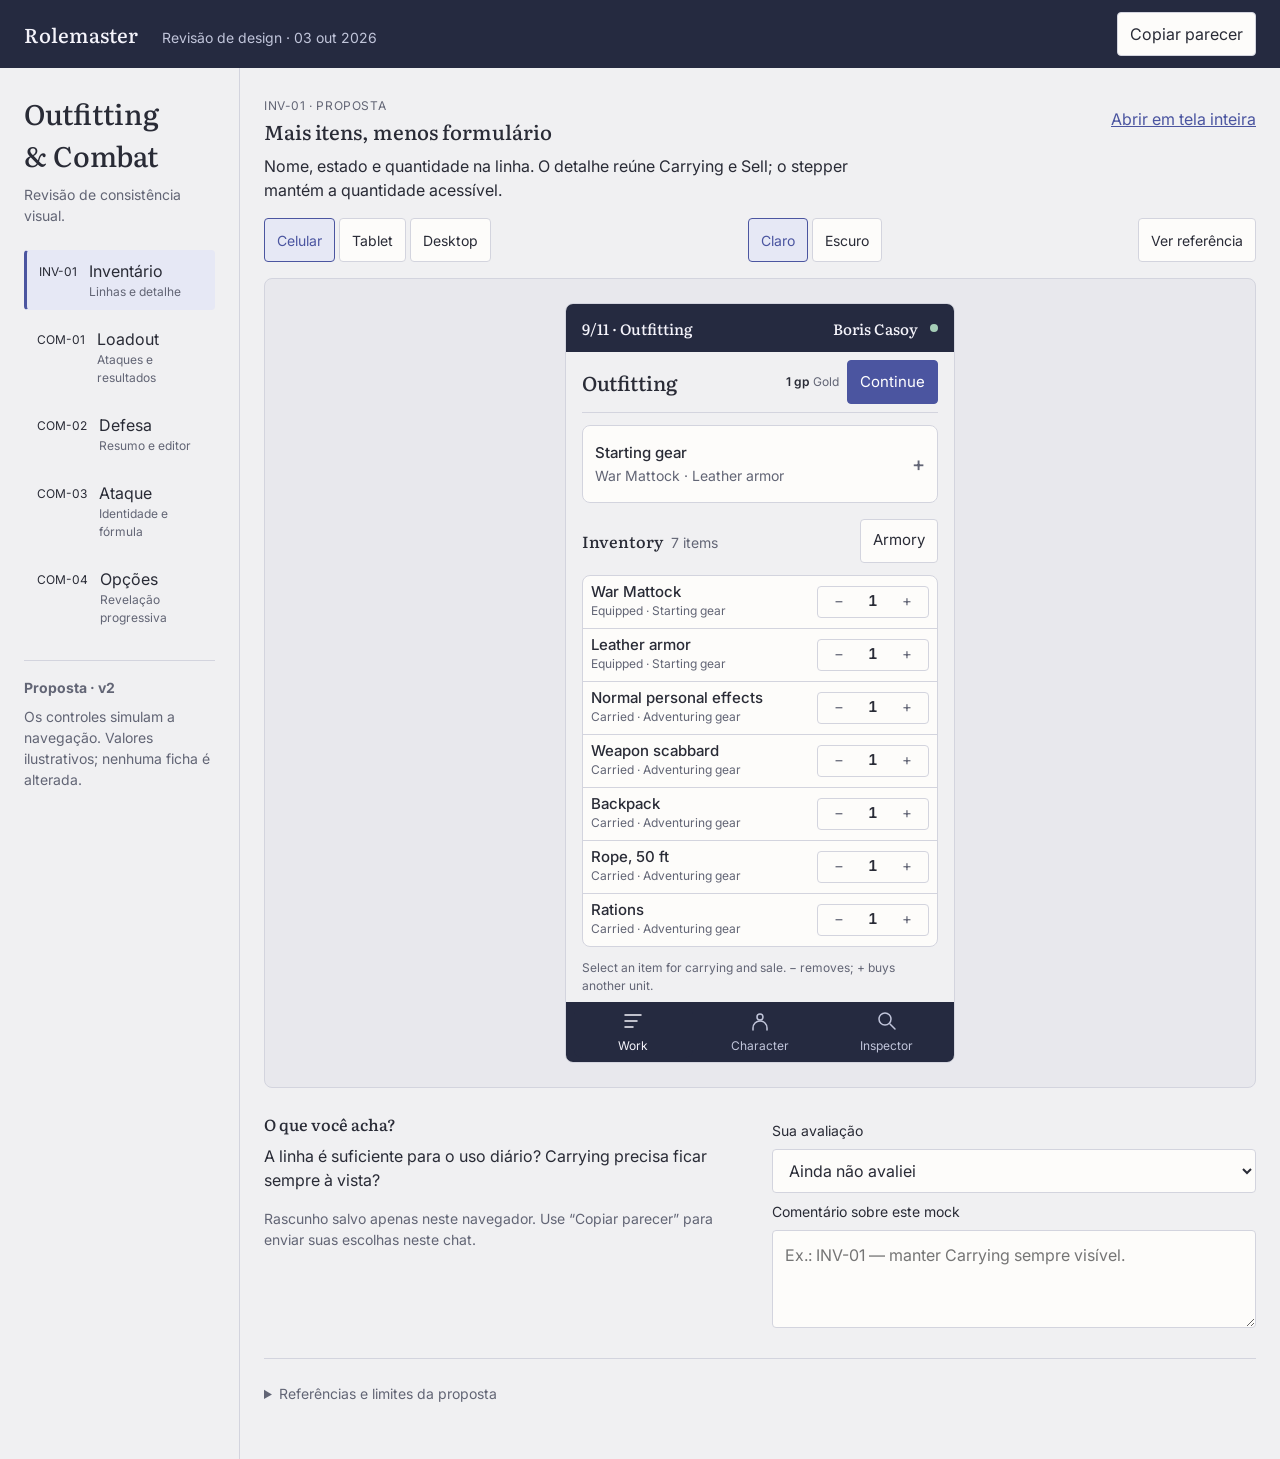
<file: index.html>
<!doctype html><html lang="pt-BR" data-theme="light"><head><meta charset="utf-8"><meta name="viewport" content="width=device-width,initial-scale=1"><title>Rolemaster · Revisão de Outfitting e Combat</title><meta name="description" content="Cinco propostas interativas, capturas de referência e anotações de revisão."><link rel="icon" href="data:image/svg+xml,%3Csvg xmlns='http://www.w3.org/2000/svg' viewBox='0 0 32 32'%3E%3Crect width='32' height='32' rx='4' fill='%234f559c'/%3E%3Cpath d='M8 7h16v18H8zM12 12h8M12 17h8' fill='none' stroke='white' stroke-width='2'/%3E%3C/svg%3E"><link rel="stylesheet" href="review.css?v=2"></head><body>
<header class="review-head"><div><strong>Rolemaster</strong><span>Revisão de design · 03 out 2026</span></div><button id="copy">Copiar parecer</button></header>
<main class="review-layout"><aside class="review-nav"><h1>Outfitting<br>& Combat</h1><p>Revisão de consistência visual.</p><nav id="screens" aria-label="Mocks"></nav><div class="legend"><b>Proposta · v2</b><p>Os controles simulam a navegação. Valores ilustrativos; nenhuma ficha é alterada.</p></div></aside>
<section class="review-main"><div class="title-line"><div><span class="eyebrow" id="ref"></span><h2 id="title"></h2></div><a id="direct" target="_blank" rel="noopener">Abrir em tela inteira</a></div><p id="thesis"></p>
<div class="toolbar"><div role="group" aria-label="Tamanho do mock"><button data-width="390" aria-pressed="true">Celular</button><button data-width="820" aria-pressed="false">Tablet</button><button data-width="1280" aria-pressed="false">Desktop</button></div><div role="group" aria-label="Tema do mock"><button data-theme="light" aria-pressed="true">Claro</button><button data-theme="dark" aria-pressed="false">Escuro</button></div><button id="compare" aria-expanded="false">Ver referência</button></div>
<div class="canvas"><div class="frame-wrap"><iframe title="Mock interativo" id="mock" src="mock.html?screen=inventory&theme=light"></iframe></div><figure id="reference" hidden><a id="image-link" target="_blank" rel="noopener"><img id="reference-image" alt="Captura original do iPhone fornecida no handoff"></a><figcaption id="caption"></figcaption></figure></div>
<section class="notes"><div><h3>O que você acha?</h3><p id="question"></p><p class="muted">Rascunho salvo apenas neste navegador. Use “Copiar parecer” para enviar suas escolhas neste chat.</p></div><div><label for="decision">Sua avaliação</label><select id="decision"><option value="pending">Ainda não avaliei</option><option value="approved">Aprovo esta direção</option><option value="adjust">Aprovo com ajustes</option><option value="rethink">Prefiro outra direção</option></select><label for="comment">Comentário sobre este mock</label><textarea id="comment" rows="3" placeholder="Ex.: INV-01 — manter Carrying sempre visível."></textarea></div></section>
<details class="sources"><summary>Referências e limites da proposta</summary><p>As cinco imagens são as capturas do iPhone fornecidas no handoff (produção no PR #65). Os mocks reutilizam os tokens Atlas do projeto: Inter, Literata, pedra e índigo; controles de toque com área mínima de 44 px.</p><p>Base: design-system.md — Atlas craft scale, Combat composition e Outfitting; revisão Atlas, tickets 09, 10, 15 e 17; responsividade, tickets 16 e 17. Linhas de inventário e editor de defesa são propostas que revisam o contrato atual.</p><p>Desktop conserva colunas onde há espaço. Inspector explica resultados; Edit abre o trabalho. Quantidade, Carrying e formulários aqui são demonstrações. OB, DB, dinheiro e prontidão continuarão calculados pelo servidor na aplicação real. Salvar estas notas não comunica aprovação ao agente automaticamente.</p></details><p id="status" role="status"></p><textarea id="export" hidden aria-label="Parecer para copiar manualmente"></textarea>
</section></main><script src="review.js?v=2"></script></body></html>
</file>
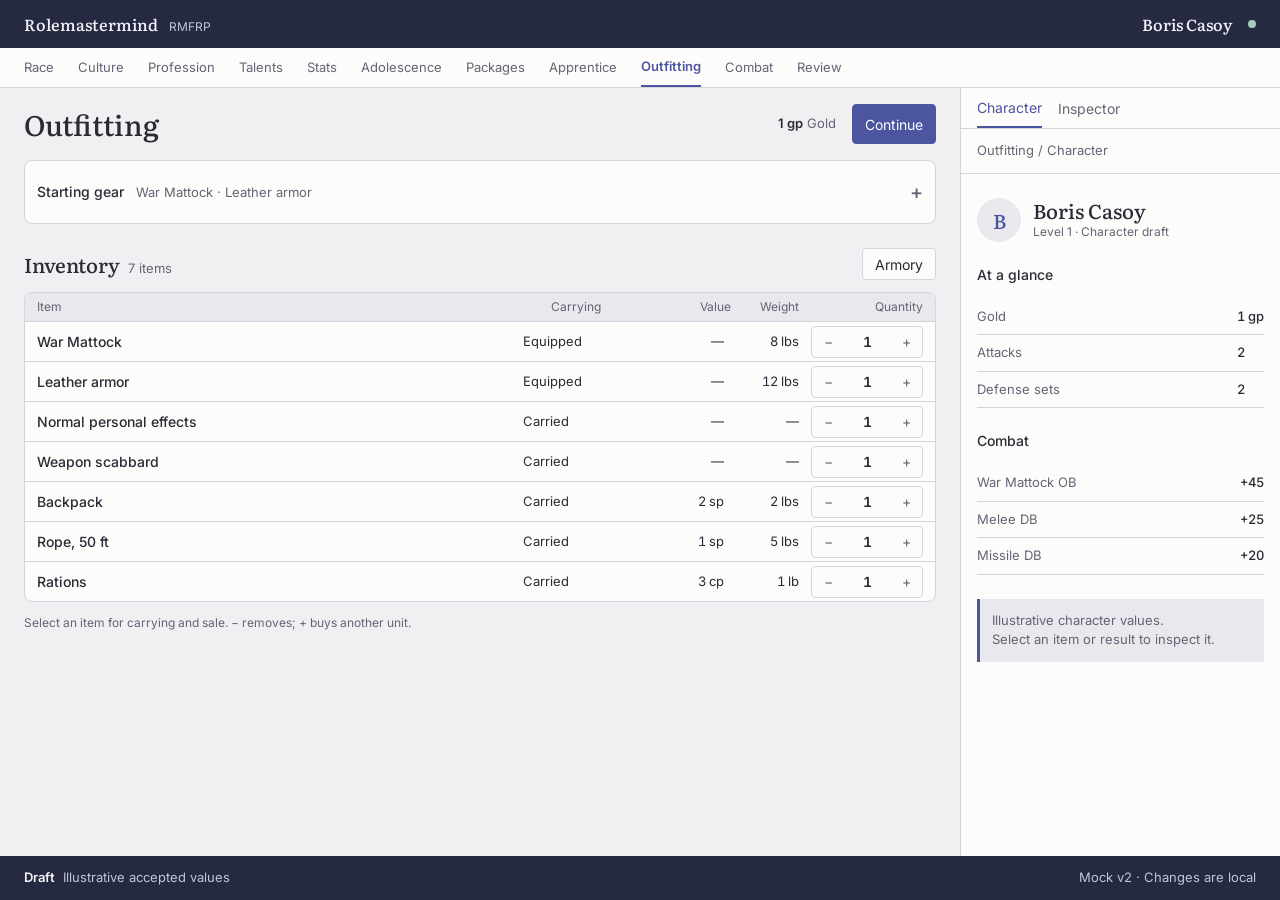
<file: mock.html>
<!doctype html>
<html lang="en" data-theme="light"><head><meta charset="utf-8"><meta name="viewport" content="width=device-width,initial-scale=1,viewport-fit=cover"><title>Rolemaster · Interactive mock v2</title><link rel="stylesheet" href="mock.css?v=2"></head>
<body><header class="chrome"><span class="brand">Rolemastermind <small>RMFRP</small></span><span id="step">9/11 · Outfitting</span><strong>Boris Casoy</strong><span class="sync" aria-label="Illustrative saved state"></span></header>
<nav class="desktop-steps" aria-label="Creation progress"></nav>
<div class="app"><main id="work"></main><aside id="inspector" aria-label="Character and Inspector"></aside></div>
<footer class="status-bar"><span><strong>Draft</strong>Illustrative accepted values</span><span>Mock v2 · Changes are local</span></footer>
<nav class="bottom" aria-label="Surfaces"><button data-action="work" aria-current="page">Work</button><button data-action="character">Character</button><button data-action="inspect">Inspector</button></nav>
<div id="toast" role="status" hidden></div><script src="mock-v2.js"></script></body></html>
</file>
<file: review.css>
@import url('assets/tokens.css');
@import url('https://fonts.googleapis.com/css2?family=Inter:wght@400;500;600&family=Literata:wght@500;600&display=swap');
.review-nav nav button>span:first-child{white-space:nowrap;flex:none;font-size:var(--t-12);padding-top:var(--s-1)}
.review-main>#thesis{max-width:64ch}.canvas{justify-content:safe center!important}
*{box-sizing:border-box}body{margin:0;background:var(--parchment);color:var(--ink);font:var(--t-16)/1.5 var(--font-ui)}button,select,textarea{font:inherit;color:inherit}button,a,select,textarea{touch-action:manipulation}button,select{min-height:44px;border:1px solid var(--border);border-radius:var(--r-ctl);background:var(--card);padding:var(--s-2) var(--s-3)}button,a{cursor:pointer}button:hover{background:var(--surface-soft)}button[aria-pressed=true]{background:var(--gold-chip-bg);border-color:var(--gold);color:var(--gold-ink)}a{color:var(--gold-ink)}:focus-visible{outline:2px solid var(--gold);outline-offset:2px}h1,h2,h3{font-family:var(--font-display);font-weight:500;margin:0}h1{font-size:var(--t-28)}h2{font-size:var(--t-20)}h3{font-size:var(--t-16)}p{margin:var(--s-2) 0 var(--s-4)}.review-head{background:var(--chrome);color:var(--cream);padding:var(--s-3) var(--s-5);display:flex;justify-content:space-between;align-items:center;gap:var(--s-4)}.review-head strong{font-family:var(--font-display);font-weight:500;font-size:var(--t-20)}.review-head span{margin-left:var(--s-5);font-size:var(--t-14);color:var(--cream-2)}.review-head button{color:var(--ink)}.review-layout{display:grid;grid-template-columns:240px minmax(0,1fr);max-width:1800px;margin:auto}.review-nav{padding:var(--s-5);border-right:1px solid var(--border)}.review-nav>p,.legend,.muted{color:var(--ink-2);font-size:var(--t-14)}.review-nav nav{display:grid;gap:var(--s-2);margin:var(--s-5) 0}.review-nav nav button{text-align:left;background:transparent;border-color:transparent;display:flex;gap:var(--s-3)}.review-nav nav button[aria-current=true]{background:var(--gold-chip-bg);border-left:3px solid var(--gold)}.review-nav nav small{display:block;color:var(--ink-2);font-size:var(--t-12)}.legend{border-top:1px solid var(--border);padding-top:var(--s-4)}.review-main{min-width:0;padding:var(--s-5)}.title-line{display:flex;justify-content:space-between;align-items:center;gap:var(--s-3)}.eyebrow{font-size:var(--t-12);letter-spacing:.05em;text-transform:uppercase;color:var(--ink-2)}.toolbar{display:flex;justify-content:space-between;gap:var(--s-3);flex-wrap:wrap;margin:var(--s-4) 0}.toolbar>div{display:flex;gap:var(--s-1)}.toolbar button{font-size:var(--t-14)}.canvas{background:var(--surface-soft);border:1px solid var(--border);border-radius:var(--r-panel);padding:var(--s-5);display:flex;justify-content:center;align-items:flex-start;gap:var(--s-5);overflow:auto}.frame-wrap{flex:none;width:390px;max-width:100%;line-height:0}iframe{border:1px solid var(--border-control);border-radius:var(--r-panel);width:100%;height:760px;background:var(--card)}figure{margin:0;width:320px;flex:none;max-width:100%}figure img{width:100%;border-radius:var(--r-panel)}figcaption{font-size:var(--t-14);line-height:1.5;color:var(--ink-2)}.notes{display:grid;grid-template-columns:1fr 1fr;gap:var(--s-5);padding:var(--s-5) 0;border-bottom:1px solid var(--border)}label{display:block;font-size:var(--t-14);margin:var(--s-2) 0}textarea{resize:vertical;width:100%;padding:var(--s-3);background:var(--card);border:1px solid var(--border);border-radius:var(--r-ctl)}select{width:100%}.sources{margin-top:var(--s-4);font-size:var(--t-14);color:var(--ink-2)}summary{cursor:pointer;min-height:44px;padding:var(--s-2) 0}#status{font-size:var(--t-14)}[hidden]{display:none!important}@media(max-width:850px){.review-layout{display:block}.review-nav{padding:var(--s-4);border-right:0;border-bottom:1px solid var(--border)}.review-nav h1{font-size:var(--t-20)}.review-nav h1 br{display:none}.review-nav>p,.legend{display:none}.review-nav nav{display:flex;overflow:auto;margin:var(--s-3) 0 0}.review-nav nav button{flex:none}.review-main{padding:var(--s-4)}.review-head{padding:var(--s-3) var(--s-4)}.review-head span{display:none}.notes{grid-template-columns:1fr}.canvas{padding:var(--s-2);justify-content:flex-start}.frame-wrap{margin:auto;min-width:0}.canvas:has(figure:not([hidden])){flex-direction:column;align-items:center}.toolbar{justify-content:flex-start}.title-line{align-items:flex-start}}
</file>
<file: mock.css>
@import url('assets/tokens.css');
@import url('https://fonts.googleapis.com/css2?family=Inter:wght@400;500;600&family=Literata:wght@500;600&display=swap');
*{box-sizing:border-box;touch-action:manipulation}
body{margin:0;background:var(--parchment);color:var(--ink);font:var(--t-14)/var(--lh-body) var(--font-ui)}
button,input,select{font:inherit;color:inherit;min-height:var(--ctl-sm);border:1px solid var(--border);border-radius:var(--r-ctl);background:var(--card);padding:var(--s-1) var(--s-3)}
button{cursor:pointer}button:hover{background:var(--surface-soft)}:focus-visible{outline:2px solid var(--gold);outline-offset:2px}
h1,h2,h3{font-family:var(--font-display);font-weight:500;line-height:var(--lh-tight);margin:0}h1{font-size:var(--t-28)}h2{font-size:var(--t-20)}h3{font-size:var(--t-16)}
p{color:var(--ink-2);margin:var(--s-2) 0;max-width:64ch}b,strong{font-weight:600}
svg{width:var(--s-5);height:var(--s-5);fill:none;stroke:currentColor;stroke-width:1.5;stroke-linecap:round;stroke-linejoin:round;flex:none}
.eyebrow{font:500 var(--t-12)/var(--lh-body) var(--font-ui);text-transform:uppercase;letter-spacing:.05em;color:var(--ink-2)}
.subline{display:block;font-size:var(--t-12);font-weight:400;line-height:var(--lh-body);color:var(--ink-2)}
.quiet{background:transparent;border-color:transparent;color:var(--gold-ink)}.primary{background:var(--gold);border-color:var(--gold);color:var(--on-gold)}.primary:hover{background:var(--gold-hover)}.danger{color:var(--over-budget)}
.chrome{height:var(--chrome-h);padding:0 var(--gutter);display:flex;align-items:center;gap:var(--s-4);background:var(--chrome);color:var(--cream)}
.brand{font:500 var(--t-16) var(--font-display)}.chrome strong{margin-left:auto;font:500 var(--t-16) var(--font-display)}.sync{width:var(--s-2);height:var(--s-2);border-radius:50%;background:var(--ok-on-dark)}#step{display:none}
.desktop-steps{height:var(--stepper-h);display:flex;align-items:center;gap:var(--s-5);padding:0 var(--gutter);background:var(--card);border-bottom:1px solid var(--border);font-size:var(--t-13);color:var(--ink-2);overflow:hidden;white-space:nowrap}
.desktop-steps .active{color:var(--gold-ink);font-weight:600;height:100%;display:flex;align-items:center;border-bottom:2px solid var(--gold)}
.app{display:grid;grid-template-columns:minmax(0,1fr) var(--rail-w);height:calc(100dvh - var(--chrome-h) - var(--stepper-h) - var(--status-h))}
#work{min-width:0;overflow:auto;padding:0 var(--gutter) var(--s-6)}.work-content{max-width:1360px;margin:0 auto}.work-content.is-editor{max-width:var(--atlas-combat-authoring-measure)}
.context{display:flex;align-items:center;gap:var(--s-4);min-height:calc(var(--ctl-md) + var(--s-6));padding:var(--s-4) 0}.context .money{margin-left:auto;font-size:var(--t-13);color:var(--ink-2)}.context .money b{color:var(--ink);margin-right:var(--s-1)}.context button{margin-left:auto;min-height:var(--ctl-md)}.context .money+button{margin-left:0}
.section-head{display:flex;align-items:center;justify-content:space-between;gap:var(--s-3);margin:var(--s-5) 0 var(--s-3)}.section-head h2{display:flex;align-items:baseline;gap:var(--s-2)}.count{font:400 var(--t-13) var(--font-ui);color:var(--ink-2)}
.ledger{border:1px solid var(--border);border-radius:var(--r-panel);background:var(--card);overflow:hidden}
.table-head,.row{display:grid;gap:var(--s-3);align-items:center;padding:0 var(--s-3)}
.inventory .table-head,.inventory .row{grid-template-columns:minmax(0,1fr) 14ch 7ch 7ch 112px}.attacks .table-head,.attacks .row{grid-template-columns:minmax(0,1fr) 9ch 6ch 6ch 6ch 6ch 64px}
.table-head{min-height:var(--row-group);color:var(--ink-2);font-size:var(--t-12);background:var(--surface-soft)}.row{min-height:var(--row);border-top:1px solid var(--border)}.row.is-selected{background:var(--gold-chip-bg);box-shadow:inset 3px 0 var(--gold)}
.identity{min-width:0;background:none;border:0;padding:var(--s-1) 0;text-align:left;font-weight:500}.identity>span:first-child{display:block;overflow:hidden;text-overflow:ellipsis;white-space:nowrap}.identity .subline{display:none}.cell{font-size:var(--t-13)}.numeric{text-align:right;font-variant-numeric:tabular-nums}
.stepper{display:flex;align-items:center;justify-content:space-between;border:1px solid var(--border);border-radius:var(--r-ctl);height:var(--ctl-sm)}.stepper button{width:var(--ctl-sm);min-height:0;height:100%;padding:0;border:0;background:transparent;color:var(--ink-2)}.stepper output{min-width:var(--s-5);text-align:center;font-weight:600;font-variant-numeric:tabular-nums}
.result{font:600 var(--t-14)/var(--lh-tight) var(--font-ui);font-variant-numeric:tabular-nums;color:var(--total-pos)}.row .result{min-width:0;padding:var(--s-1);background:transparent;border-color:transparent;text-align:right}.row .result:hover{background:var(--surface-soft)}.row .result .subline{display:none}
.safe-note{font-size:var(--t-12);margin:var(--s-3) 0}
.gear-summary{border:1px solid var(--border);border-radius:var(--r-panel);background:var(--card);padding:var(--s-2) var(--s-3)}.gear-summary summary{min-height:var(--ctl-sm)}.gear-summary summary>span{display:flex;gap:var(--s-3);align-items:baseline}.gear-summary .subline{font-size:var(--t-13)}
.defense-row{display:grid;grid-template-columns:minmax(0,1fr) minmax(0,1fr) 64px;align-items:center;gap:var(--s-3);padding:var(--s-3);border-top:1px solid var(--border)}.defense-row:first-child{border-top:0}.defense-row h3{font:500 var(--t-14) var(--font-ui)}
.results{display:grid;grid-template-columns:repeat(4,minmax(0,1fr));gap:var(--s-2)}.results button{text-align:right;color:var(--total-pos);font-weight:600;font-variant-numeric:tabular-nums;min-width:0;padding:var(--s-2);background:var(--surface-soft);border-color:transparent}.results .subline{color:var(--ink-2);font-size:var(--t-12)}
.editor-nav{display:flex;align-items:center;gap:var(--s-2);margin:var(--s-2) 0;color:var(--ink-2);font-size:var(--t-13)}.editor-nav button{padding-left:0}
.editor-top{display:flex;align-items:center;justify-content:space-between;gap:var(--s-3);padding:var(--s-3) 0 var(--s-4);border-bottom:1px solid var(--border)}.editor-top h2{margin:var(--s-1) 0}.editor-top .result{text-align:right;min-width:64px;padding:var(--s-2) var(--s-3)}
.editor-section{padding:var(--s-4) 0;border-bottom:1px solid var(--border)}.editor-section h3{margin-bottom:var(--s-3)}.fields{display:grid;grid-template-columns:1fr 1fr;gap:var(--s-4);align-items:end}
.form label{display:block;color:var(--ink-2);font-size:var(--t-13)}.form label>span{display:block;margin-bottom:var(--s-1)}.form input,.form select{width:100%;font-size:var(--t-14);min-height:var(--ctl-md)}.pair{display:grid;grid-template-columns:minmax(0,1fr) 12ch;gap:var(--s-3);align-items:end}.equipment-grid{display:grid;gap:var(--s-3)}.equipment-grid .pair{grid-template-columns:minmax(0,1fr) 10ch}
.form .checks{display:flex;align-items:center;gap:var(--s-2);min-height:44px}.checks input{width:var(--s-4);min-height:var(--s-4);margin:0;accent-color:var(--gold)}
.formula{display:flex;align-items:center;justify-content:space-between;gap:var(--s-3);padding:var(--s-3);margin-top:var(--s-3);background:var(--card);border:1px solid var(--border);border-left:3px solid var(--gold);border-radius:var(--r-ctl)}.formula p{font-size:var(--t-13);margin-bottom:0}.formula h3{font:500 var(--t-14) var(--font-ui);margin:0}.formula-type{max-width:32ch}.defense-results{margin:var(--s-4) 0 0}
details{border-bottom:1px solid var(--border)}summary{list-style:none;cursor:pointer;display:flex;align-items:center;gap:var(--s-3);min-height:60px;font-weight:500;padding:var(--s-2) 0}summary::-webkit-details-marker{display:none}summary::after{content:'+';margin-left:auto;color:var(--ink-2);font-size:var(--t-20)}details[open]>summary::after{content:'−'}.disclosure-body{padding:0 0 var(--s-4)}.disclosure-body>label{max-width:40ch}.mods:empty{display:none}.mods .pair{margin-top:var(--s-3)}
#inspector{display:flex;flex-direction:column;min-height:0;background:var(--card);border-left:1px solid var(--border)}.rail-tabs{display:flex;gap:var(--s-4);padding:0 var(--s-4);border-bottom:1px solid var(--border)}.rail-tabs button{background:none;border:0;border-radius:0;padding:var(--s-2) 0;min-height:var(--ctl-md);color:var(--ink-2)}.rail-tabs button[aria-selected=true]{color:var(--gold-ink);border-bottom:2px solid var(--gold)}
.panel-heading{padding:var(--s-3) var(--s-4);font-size:var(--t-13);color:var(--ink-2);border-bottom:1px solid var(--border)}.panel-body{overflow:auto;flex:1;padding:var(--s-5) var(--s-4)}.panel-body h2{font-size:var(--t-20);margin:var(--s-1) 0 var(--s-2)}.panel-body h3{font:500 var(--t-14) var(--font-ui);margin:var(--s-5) 0 var(--s-2)}.panel-body p{font-size:var(--t-13)}.panel-body .form{margin-top:var(--s-4)}.panel-body .form+button{margin-top:var(--s-4)}
.panel-body dl{display:grid;grid-template-columns:minmax(0,1fr) auto;gap:0;margin:var(--s-4) 0}dt,dd{margin:0;padding:var(--s-2) 0;border-bottom:1px solid var(--border);font-size:var(--t-13)}dt{color:var(--ink-2)}dd{font-weight:500;font-variant-numeric:tabular-nums}.panel-back{display:none}
.character-mark{display:flex;align-items:center;gap:var(--s-3)}.monogram{width:44px;height:44px;border-radius:50%;background:var(--surface-soft);color:var(--gold-ink);display:grid;place-items:center;font:500 var(--t-20) var(--font-display)}.character-mark h2{margin:0}.rail-note{border-left:3px solid var(--gold);padding:var(--s-3);background:var(--surface-soft);margin-top:var(--s-5);font-size:var(--t-13);color:var(--ink-2)}
.status-bar{height:var(--status-h);display:flex;justify-content:space-between;align-items:center;gap:var(--s-4);padding:0 var(--gutter);background:var(--chrome);color:var(--cream-2);font-size:var(--t-13)}.status-bar strong{color:var(--cream);margin-right:var(--s-2)}.bottom{display:none}
#toast{position:fixed;bottom:calc(var(--status-h) + var(--s-3));left:var(--gutter);max-width:52ch;padding:var(--s-3);background:var(--chrome);color:var(--cream);border-radius:var(--r-panel);z-index:20;font-size:var(--t-13)}[hidden]{display:none!important}
@media(max-width:1199px){
.brand,.desktop-steps,.status-bar{display:none}#step{display:block;font:500 var(--t-14) var(--font-display)}.chrome{gap:var(--s-3)}.chrome strong{font-size:var(--t-14)}
.app{display:block;height:calc(100dvh - var(--chrome-h) - var(--nav-h) - env(safe-area-inset-bottom,0px))}#work{height:100%}#inspector{display:none}body.inspecting #work{display:none}body.inspecting #inspector{display:flex;height:100%;border:0}.rail-tabs{display:none}
.panel-body{padding:var(--s-5) var(--gutter)}.panel-heading{padding:var(--s-3) var(--gutter)}.panel-back{display:block;flex:none;background:var(--card);padding:var(--s-2) var(--gutter);border-top:1px solid var(--border)}.panel-back button{width:100%;min-height:44px;display:flex;align-items:center;justify-content:center;gap:var(--s-2)}
.bottom{height:calc(var(--nav-h) + env(safe-area-inset-bottom,0px));padding:var(--s-1) var(--s-2) calc(var(--s-1) + env(safe-area-inset-bottom,0px));display:flex;gap:var(--s-2);background:var(--chrome)}.bottom button{flex:1;display:flex;flex-direction:column;align-items:center;justify-content:center;gap:var(--s-1);border:0;background:transparent;color:var(--cream-2);font-size:var(--t-12);padding:0}.bottom button[aria-current=page]{color:var(--cream);background:var(--chrome-card);border-radius:var(--r-panel)}
button{min-height:44px}.form input,.form select{min-height:44px;font-size:var(--t-16)}.row{min-height:52px}.stepper{height:44px}.stepper button{min-height:44px;width:44px}
.inventory .table-head,.inventory .row{grid-template-columns:minmax(0,1fr) 14ch 6ch 7ch 120px}.attacks .table-head,.attacks .row{grid-template-columns:minmax(0,1fr) 9ch 6ch 6ch 6ch 6ch 56px}.defense-row{grid-template-columns:minmax(0,1fr) minmax(0,1fr) 56px}#toast{bottom:calc(var(--nav-h) + var(--s-3));right:var(--gutter)}
}
@media(max-width:767px){
h1{font-size:var(--t-20)}h2{font-size:var(--t-16)}.context{min-height:60px;gap:var(--s-2);padding:var(--s-2) 0;position:sticky;top:0;z-index:3;background:var(--parchment);border-bottom:1px solid var(--border)}.context button{min-height:44px;padding:var(--s-1) var(--s-3)}.context .money{font-size:var(--t-12)}
.section-head{margin-top:var(--s-4)}.gear-summary{margin-top:var(--s-3)}.gear-summary summary>span{display:block}.table-head,.cell{display:none}.inventory .row{grid-template-columns:minmax(0,1fr) 112px}.attacks .row{grid-template-columns:minmax(0,1fr) 44px 44px}.row{padding:0 var(--s-2);gap:var(--s-2)}.table-head+.row{border-top:0}
.identity{padding:0;min-height:52px;line-height:var(--lh-tight)}.identity .subline{display:block;white-space:nowrap;overflow:hidden;text-overflow:ellipsis}.stepper{height:32px;border:0;position:relative}.stepper::before{content:'';position:absolute;inset:0;border:1px solid var(--border);border-radius:var(--r-ctl);pointer-events:none}.stepper button{width:44px;height:44px;position:relative}
.row .result{text-align:right;min-height:44px}.row .result .subline{display:block;font-size:var(--t-12)}.row>.quiet{padding:0}.defense-row{grid-template-columns:minmax(0,1fr) 44px;padding:var(--s-3);gap:var(--s-2)}.defense-row>.results{grid-row:2;grid-column:1/-1}.defense-row>.quiet{grid-row:1;grid-column:2;padding:0}.results{gap:var(--s-1)}.results button{padding:var(--s-2)}
.fields{grid-template-columns:1fr;gap:var(--s-3)}.formula-type{max-width:none}.editor-nav{margin:var(--s-2) 0 0}.editor-top{padding-top:var(--s-2)}.editor-section{padding:var(--s-3) 0}.panel-body{padding-top:var(--s-4)}
}
.brand small{font:400 var(--t-12) var(--font-ui);color:var(--cream-2);margin-left:var(--s-2)}
.app:has(.panel-body .primary) .context .primary{background:transparent;color:var(--gold-ink)}
</file>
